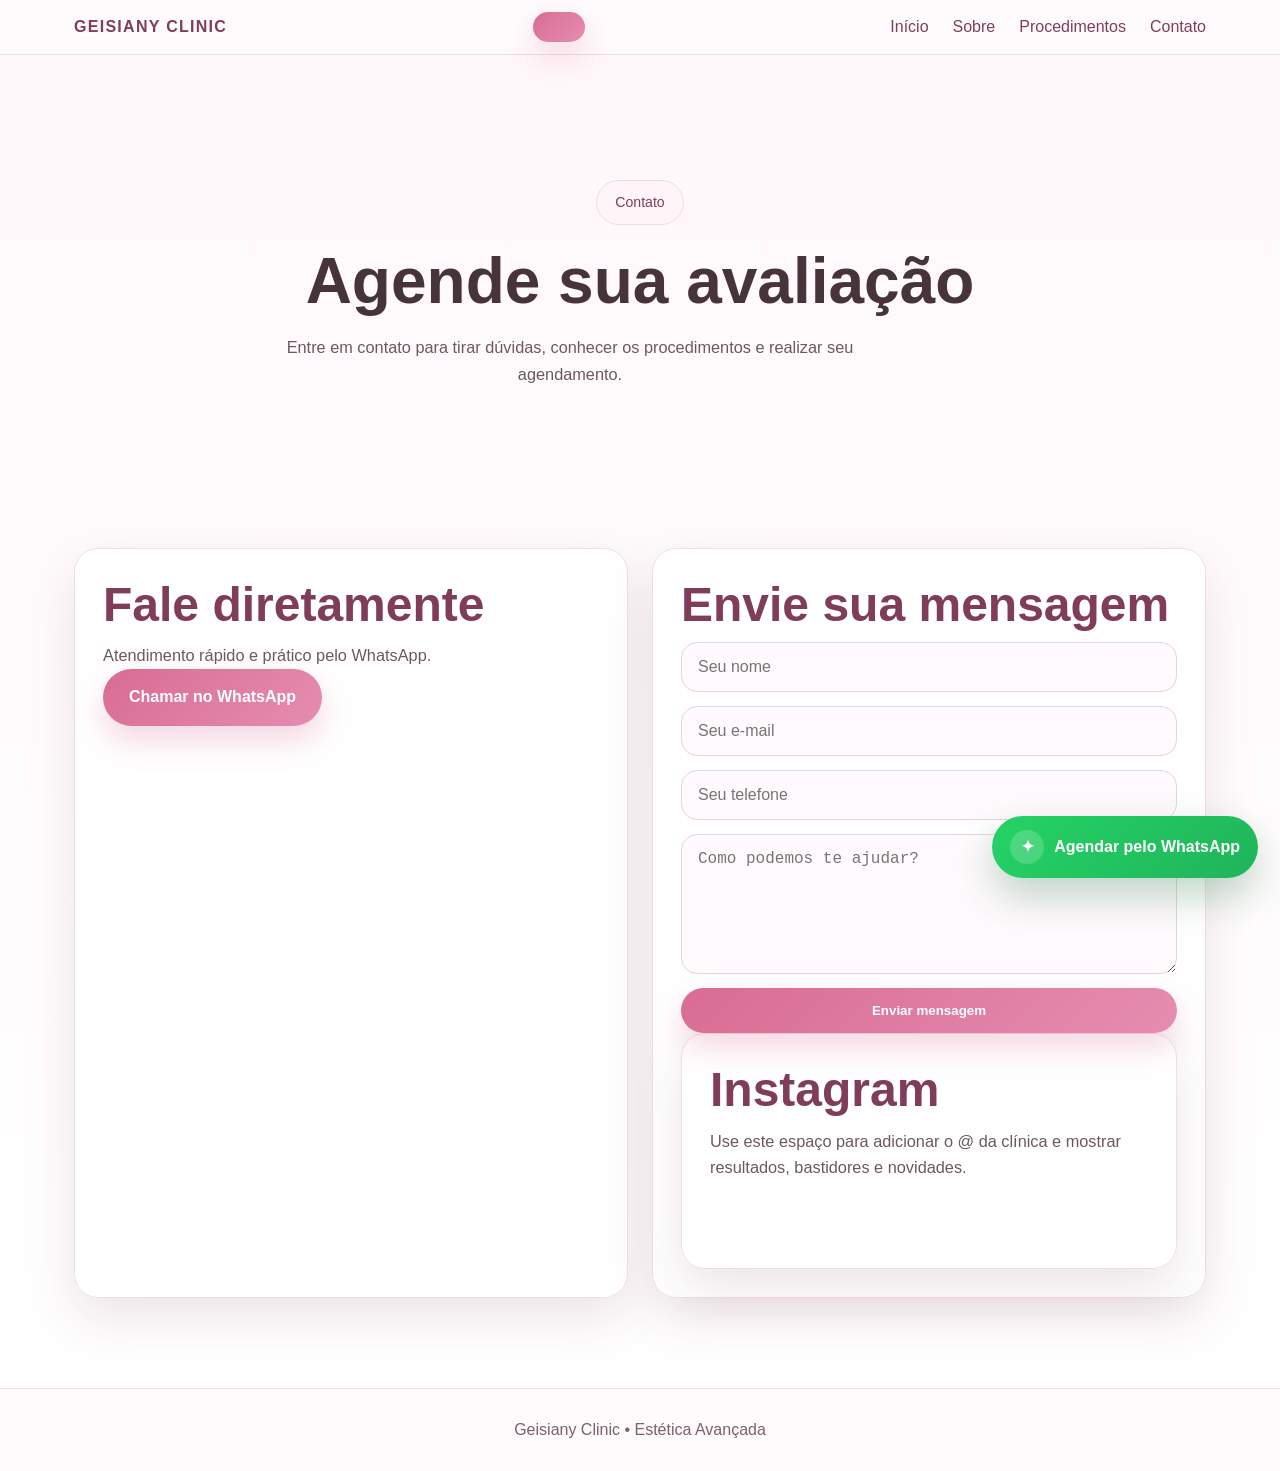
<file: contato.html>
<!DOCTYPE html>
<html lang="pt-BR">
<head>
  <meta charset="UTF-8" />
  <meta name="viewport" content="width=device-width, initial-scale=1.0" />
  <title>Contato | Geisiany Clinic</title>
  <link rel="stylesheet" href="style.css" />
</head>
<body>
  <header class="navbar solid">
    <div class="nav-wrapper">
      <a class="brand dark" href="index.html">Geisiany Clinic</a>
      <button class="menu-toggle" type="button" aria-label="Abrir menu" aria-expanded="false" onclick="document.body.classList.toggle('menu-open'); this.setAttribute('aria-expanded', document.body.classList.contains('menu-open') ? 'true' : 'false');">
        <span></span><span></span><span></span>
      </button>
      <nav class="dark-nav mobile-nav">
        <a href="index.html">Início</a>
        <a href="sobre.html">Sobre</a>
        <a href="servicos.html">Procedimentos</a>
        <a href="contato.html">Contato</a>
      </nav>
    </div>
  </header>

  <main class="page-shell">
    <section class="section page-hero">
      <div class="section-header">
        <span class="mini-tag">Contato</span>
        <h1>Agende sua avaliação</h1>
        <p>
          Entre em contato para tirar dúvidas, conhecer os procedimentos e
          realizar seu agendamento.
        </p>
      </div>
    </section>

    <section class="section contact-grid">
      <div class="soft-card">
        <h2>Fale diretamente</h2>
        <p>Atendimento rápido e prático pelo WhatsApp.</p>
        <a href="https://wa.me/5537920007691?text=Olá,%20gostaria%20de%20agendar%20uma%20avaliação." target="_blank" rel="noopener" class="btn btn-primary">Chamar no WhatsApp</a>
      </div>

      <div class="soft-card">
        <h2>Envie sua mensagem</h2>
        <form>
          <input type="text" placeholder="Seu nome" required />
          <input type="email" placeholder="Seu e-mail" required />
          <input type="tel" placeholder="Seu telefone" />
          <textarea placeholder="Como podemos te ajudar?"></textarea>
          <button type="submit">Enviar mensagem</button>
        </form>
            <div class="soft-card">
        <h2>Instagram</h2>
        <p>Use este espaço para adicionar o @ da clínica e mostrar resultados, bastidores e novidades.</p>
        <a href="#" class="btn btn-secondary btn-dark">Adicionar Instagram</a>
      </div>
    </section>
  </main>

  <footer class="footer">
    <p>Geisiany Clinic • Estética Avançada</p>
  </footer>

  <a
    href="https://wa.me/5537920007691?text=Olá,%20gostaria%20de%20agendar%20uma%20avaliação."
    class="whatsapp-float"
    target="_blank"
    rel="noopener"
    aria-label="Falar no WhatsApp"
    title="Falar no WhatsApp"
  >
    <span class="wa-icon">✦</span>
    <span class="wa-text">Agendar pelo WhatsApp</span>
  </a>

  <script>
    document.querySelectorAll('.mobile-nav a').forEach(function(link) {
      link.addEventListener('click', function() {
        document.body.classList.remove('menu-open');
        var btn = document.querySelector('.menu-toggle');
        if (btn) btn.setAttribute('aria-expanded', 'false');
      });
    });
  </script>
</body>
</html>
</file>
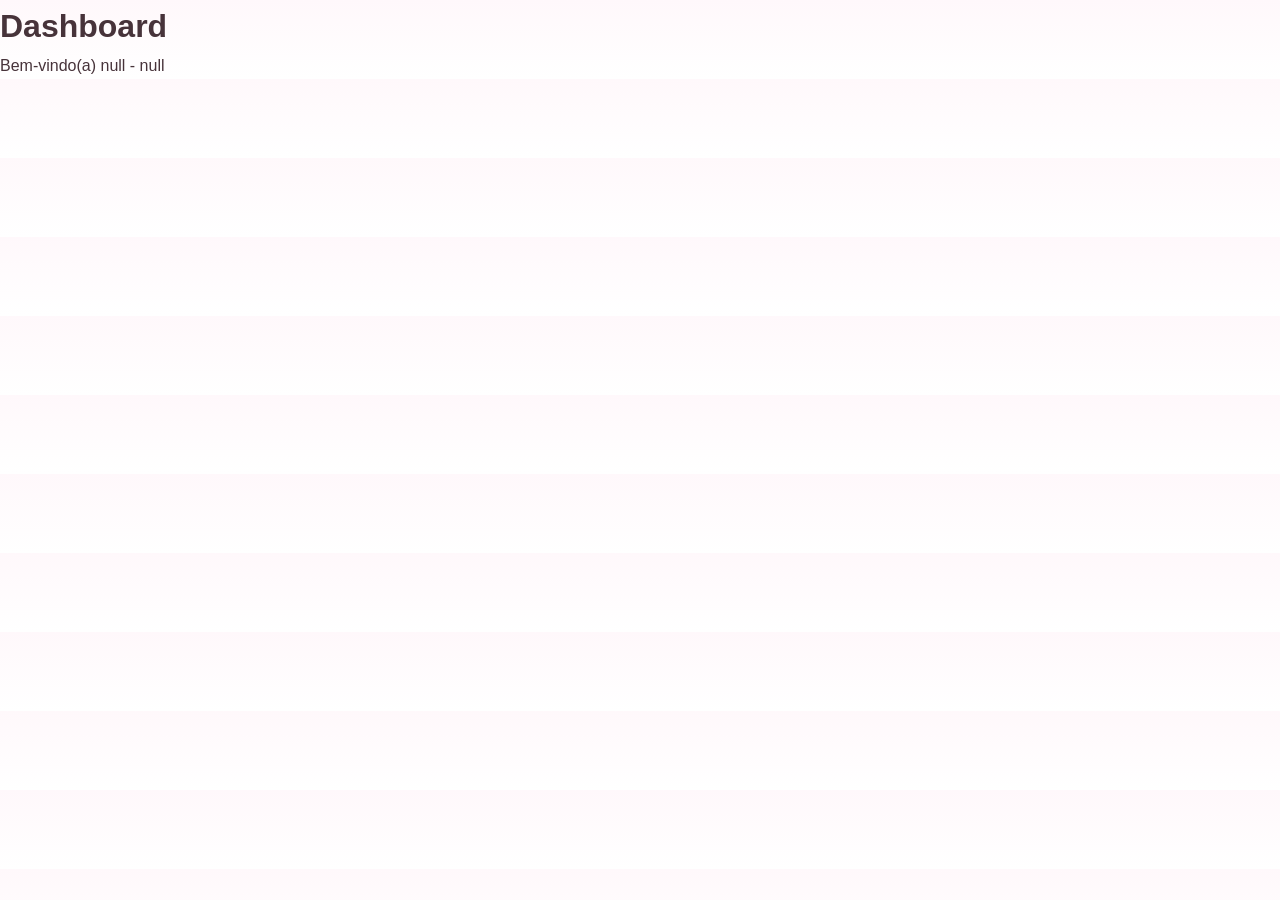
<file: dashboard.html>
<!DOCTYPE html>
<html lang="pt-BR">
<head>
<meta charset="UTF-8">
<meta name="viewport" content="width=device-width, initial-scale=1.0">
<title>Dashboard</title>
<link rel="stylesheet" href="style.css">
</head>
<body>
<div class="container">
<h1>Dashboard</h1>
<p id="user-info"></p>
</div>
<script>
const nome = localStorage.getItem('profissionalNome');
const especialidade = localStorage.getItem('profissionalEspecialidade');
document.getElementById('user-info').textContent = `Bem-vindo(a) ${nome} - ${especialidade}`;
</script>
</body>
</html>
</file>
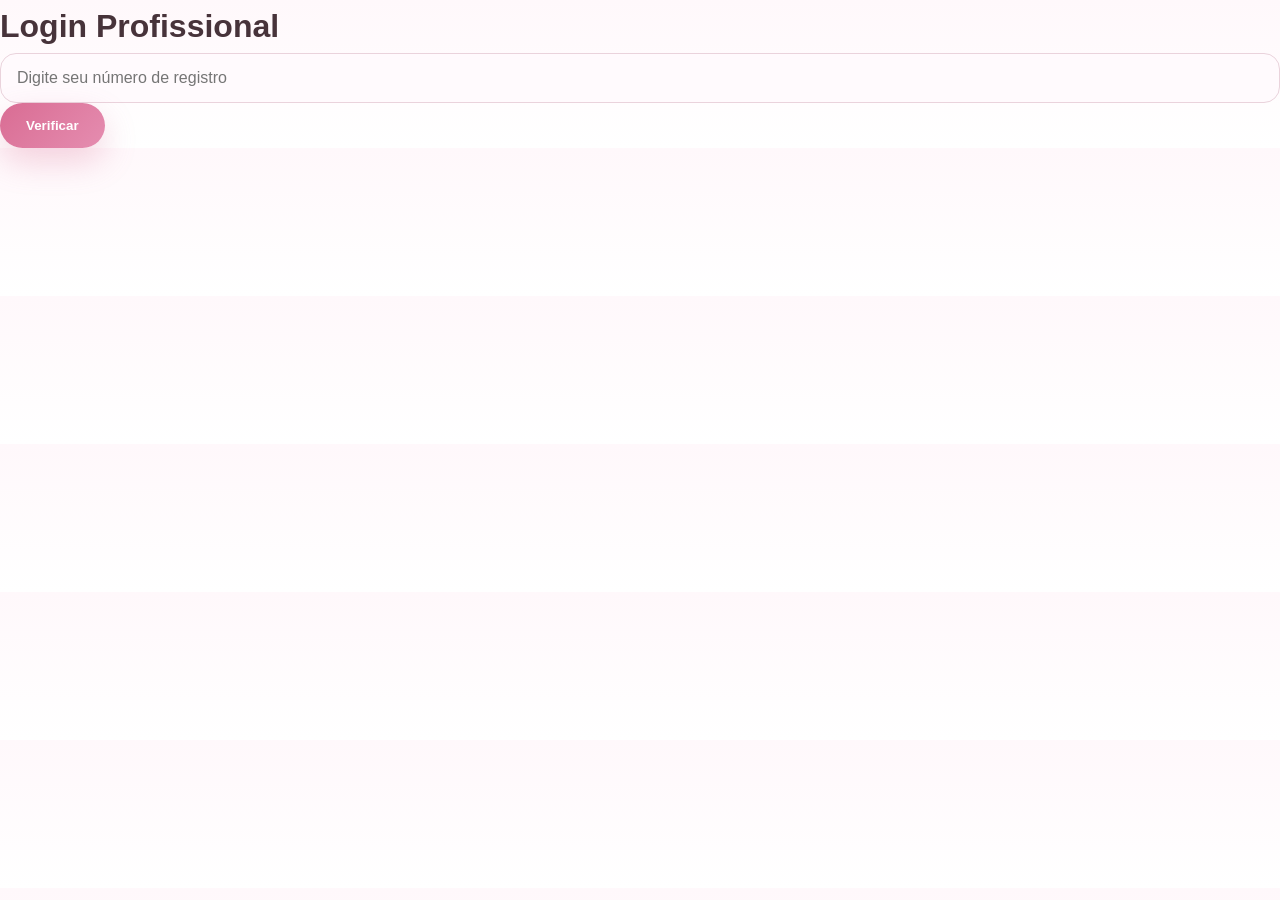
<file: login.html>
<!DOCTYPE html>
<html lang="pt-BR">
<head>
<meta charset="UTF-8">
<meta name="viewport" content="width=device-width, initial-scale=1.0">
<title>Login Profissional</title>
<link rel="stylesheet" href="style.css">
</head>
<body>
<div class="container">
<h1>Login Profissional</h1>
<input type="text" id="reg-num" placeholder="Digite seu número de registro">
<button onclick="buscarProfissional()">Verificar</button>
<div id="prof-info"></div>
<button id="enter-btn" onclick="entrar()" style="display:none;">Entrar</button>
</div>
<script>
const profissionais = [
  { reg: '12345', nome: 'Dr. Ana Souza', especialidade: 'Cardiologia' },
  { reg: '23456', nome: 'Dr. Bruno Lima', especialidade: 'Dermatologia' },
  { reg: '34567', nome: 'Dra. Carla Mendes', especialidade: 'Pediatria' },
  { reg: '45678', nome: 'Dr. Diego Torres', especialidade: 'Ortopedia' },
  { reg: '56789', nome: 'Dra. Elisa Santos', especialidade: 'Ginecologia' }
];
function buscarProfissional() {
  const reg = document.getElementById('reg-num').value.trim();
  const prof = profissionais.find(p => p.reg === reg);
  const infoDiv = document.getElementById('prof-info');
  const enterBtn = document.getElementById('enter-btn');
  if(prof){
    infoDiv.textContent = `Olá, ${prof.nome} - ${prof.especialidade}`;
    enterBtn.style.display = 'inline-block';
    localStorage.setItem('profissionalNome', prof.nome);
    localStorage.setItem('profissionalEspecialidade', prof.especialidade);
  } else {
    infoDiv.textContent = 'Número de registro não encontrado.';
    enterBtn.style.display = 'none';
  }
}
function entrar(){ window.location.href='dashboard.html'; }
</script>
</body>
</html>
</file>
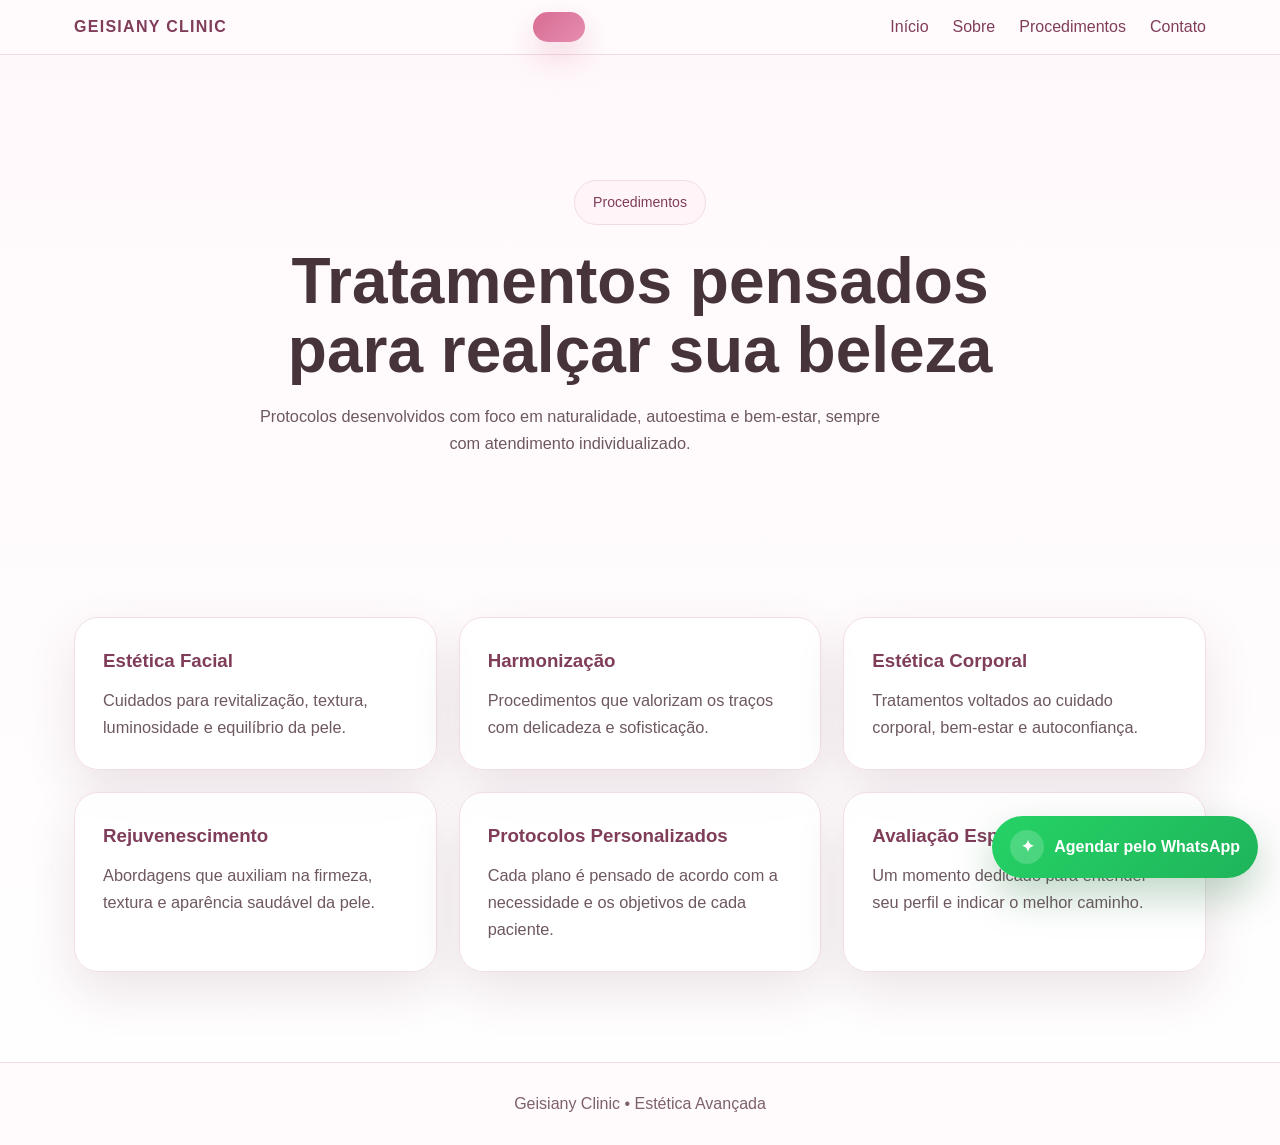
<file: servicos.html>
<!DOCTYPE html>
<html lang="pt-BR">
<head>
  <meta charset="UTF-8" />
  <meta name="viewport" content="width=device-width, initial-scale=1.0" />
  <title>Procedimentos | Geisiany Clinic</title>
  <link rel="stylesheet" href="style.css" />
</head>
<body>
  <header class="navbar solid">
    <div class="nav-wrapper">
      <a class="brand dark" href="index.html">Geisiany Clinic</a>
      <button class="menu-toggle" type="button" aria-label="Abrir menu" aria-expanded="false" onclick="document.body.classList.toggle('menu-open'); this.setAttribute('aria-expanded', document.body.classList.contains('menu-open') ? 'true' : 'false');">
        <span></span><span></span><span></span>
      </button>
      <nav class="dark-nav mobile-nav">
        <a href="index.html">Início</a>
        <a href="sobre.html">Sobre</a>
        <a href="servicos.html">Procedimentos</a>
        <a href="contato.html">Contato</a>
      </nav>
    </div>
  </header>

  <main class="page-shell">
    <section class="section page-hero">
      <div class="section-header">
        <span class="mini-tag">Procedimentos</span>
        <h1>Tratamentos pensados para realçar sua beleza</h1>
        <p>
          Protocolos desenvolvidos com foco em naturalidade, autoestima e
          bem-estar, sempre com atendimento individualizado.
        </p>
      </div>
    </section>

    <section class="section">
      <div class="cards">
        <article class="card">
          <h3>Estética Facial</h3>
          <p>Cuidados para revitalização, textura, luminosidade e equilíbrio da pele.</p>
        </article>
        <article class="card">
          <h3>Harmonização</h3>
          <p>Procedimentos que valorizam os traços com delicadeza e sofisticação.</p>
        </article>
        <article class="card">
          <h3>Estética Corporal</h3>
          <p>Tratamentos voltados ao cuidado corporal, bem-estar e autoconfiança.</p>
        </article>
        <article class="card">
          <h3>Rejuvenescimento</h3>
          <p>Abordagens que auxiliam na firmeza, textura e aparência saudável da pele.</p>
        </article>
        <article class="card">
          <h3>Protocolos Personalizados</h3>
          <p>Cada plano é pensado de acordo com a necessidade e os objetivos de cada paciente.</p>
        </article>
        <article class="card">
          <h3>Avaliação Especializada</h3>
          <p>Um momento dedicado para entender seu perfil e indicar o melhor caminho.</p>
        </article>
      </div>
    </section>
  </main>

  <footer class="footer">
    <p>Geisiany Clinic • Estética Avançada</p>
  </footer>

  <a
    href="https://wa.me/5537920007691?text=Olá,%20gostaria%20de%20agendar%20uma%20avaliação."
    class="whatsapp-float"
    target="_blank"
    rel="noopener"
    aria-label="Falar no WhatsApp"
    title="Falar no WhatsApp"
  >
    <span class="wa-icon">✦</span>
    <span class="wa-text">Agendar pelo WhatsApp</span>
  </a>

  <script>
    document.querySelectorAll('.mobile-nav a').forEach(function(link) {
      link.addEventListener('click', function() {
        document.body.classList.remove('menu-open');
        var btn = document.querySelector('.menu-toggle');
        if (btn) btn.setAttribute('aria-expanded', 'false');
      });
    });
  </script>
</body>
</html>
</file>
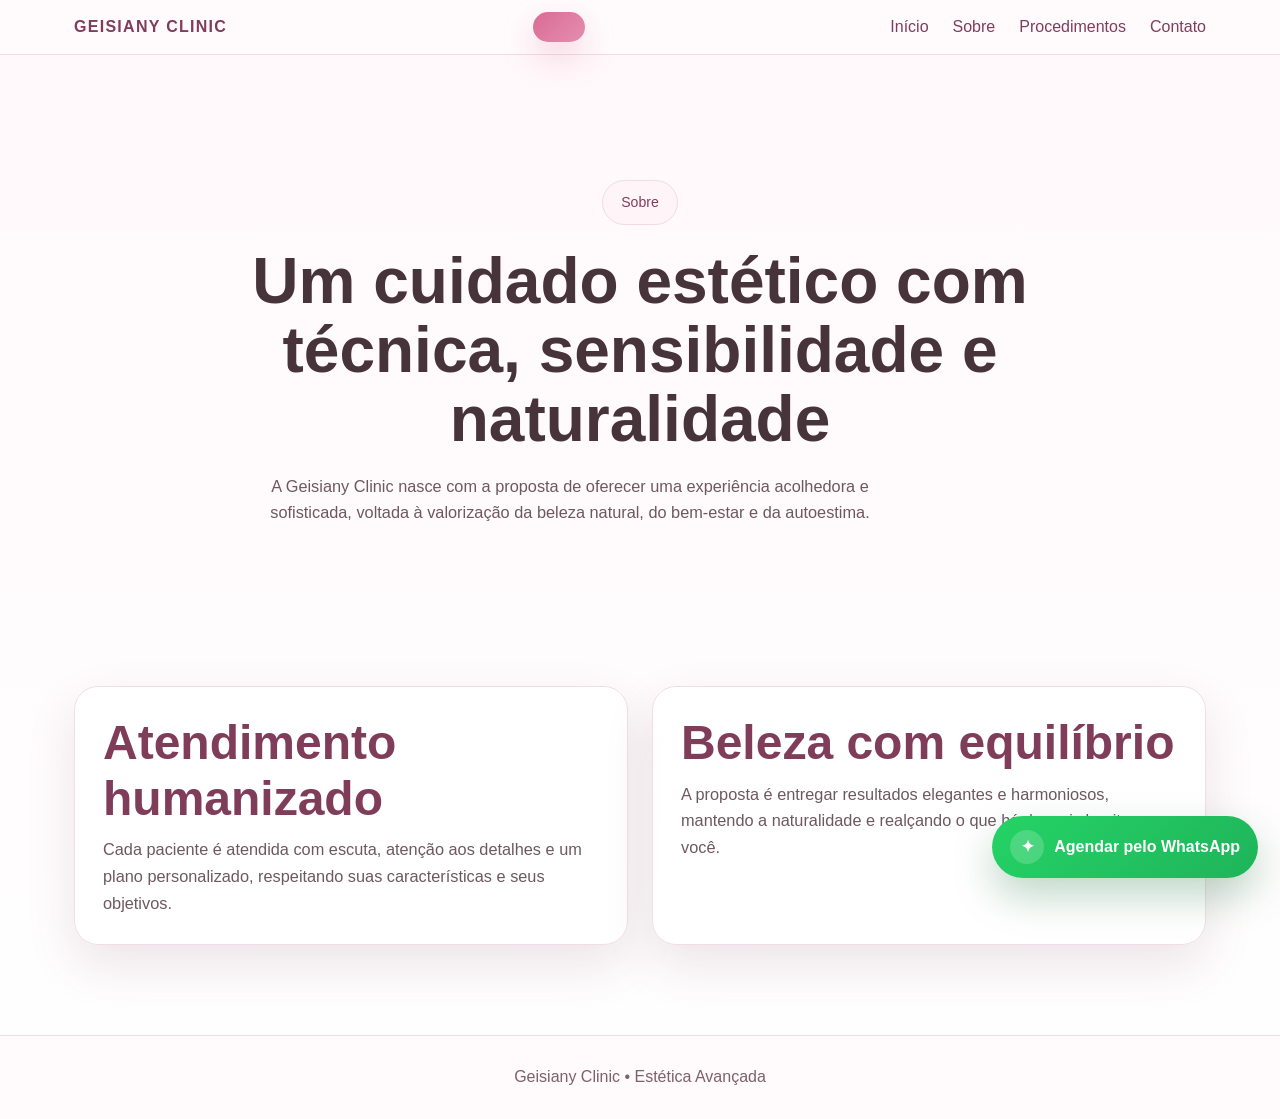
<file: sobre.html>
<!DOCTYPE html>
<html lang="pt-BR">
<head>
  <meta charset="UTF-8" />
  <meta name="viewport" content="width=device-width, initial-scale=1.0" />
  <title>Sobre | Geisiany Clinic</title>
  <link rel="stylesheet" href="style.css" />
</head>
<body>
  <header class="navbar solid">
    <div class="nav-wrapper">
      <a class="brand dark" href="index.html">Geisiany Clinic</a>
      <button class="menu-toggle" type="button" aria-label="Abrir menu" aria-expanded="false" onclick="document.body.classList.toggle('menu-open'); this.setAttribute('aria-expanded', document.body.classList.contains('menu-open') ? 'true' : 'false');">
        <span></span><span></span><span></span>
      </button>
      <nav class="dark-nav mobile-nav">
        <a href="index.html">Início</a>
        <a href="sobre.html">Sobre</a>
        <a href="servicos.html">Procedimentos</a>
        <a href="contato.html">Contato</a>
      </nav>
    </div>
  </header>

  <main class="page-shell">
    <section class="section page-hero">
      <div class="section-header">
        <span class="mini-tag">Sobre</span>
        <h1>Um cuidado estético com técnica, sensibilidade e naturalidade</h1>
        <p>
          A Geisiany Clinic nasce com a proposta de oferecer uma experiência
          acolhedora e sofisticada, voltada à valorização da beleza natural, do
          bem-estar e da autoestima.
        </p>
      </div>
    </section>

    <section class="section two-columns">
      <div class="soft-card">
        <h2>Atendimento humanizado</h2>
        <p>
          Cada paciente é atendida com escuta, atenção aos detalhes e um plano
          personalizado, respeitando suas características e seus objetivos.
        </p>
      </div>
      <div class="soft-card">
        <h2>Beleza com equilíbrio</h2>
        <p>
          A proposta é entregar resultados elegantes e harmoniosos, mantendo a
          naturalidade e realçando o que há de mais bonito em você.
        </p>
      </div>
    </section>
  </main>

  <footer class="footer">
    <p>Geisiany Clinic • Estética Avançada</p>
  </footer>

  <a
    href="https://wa.me/5537920007691?text=Olá,%20gostaria%20de%20agendar%20uma%20avaliação."
    class="whatsapp-float"
    target="_blank"
    rel="noopener"
    aria-label="Falar no WhatsApp"
    title="Falar no WhatsApp"
  >
    <span class="wa-icon">✦</span>
    <span class="wa-text">Agendar pelo WhatsApp</span>
  </a>

  <script>
    document.querySelectorAll('.mobile-nav a').forEach(function(link) {
      link.addEventListener('click', function() {
        document.body.classList.remove('menu-open');
        var btn = document.querySelector('.menu-toggle');
        if (btn) btn.setAttribute('aria-expanded', 'false');
      });
    });
  </script>
</body>
</html>
</file>
<file: style.css>
:root {
  --rosa-principal: #d96c93;
  --rosa-claro: #f7d9e4;
  --rosa-suave: #fff4f8;
  --rosa-quente: #c35680;
  --vinho: #7f3d5a;
  --texto: #47333a;
  --branco: #ffffff;
  --nude: #f8eef2;
  --sombra: 0 20px 50px rgba(95, 43, 65, 0.12);
  --radius: 24px;
}

* {
  margin: 0;
  padding: 0;
  box-sizing: border-box;
}

html {
  scroll-behavior: smooth;
}

body {
  font-family: "Segoe UI", Arial, sans-serif;
  color: var(--texto);
  background: linear-gradient(to bottom, #fff8fb, #ffffff);
  line-height: 1.65;
}

a {
  text-decoration: none;
}

.navbar {
  position: fixed;
  top: 0;
  width: 100%;
  z-index: 1000;
  background: rgba(255, 247, 250, 0.14);
  backdrop-filter: blur(14px);
  border-bottom: 1px solid rgba(255, 255, 255, 0.16);
}

.navbar.solid {
  background: rgba(255, 251, 252, 0.96);
  border-bottom: 1px solid #f1dbe4;
}

.nav-wrapper {
  max-width: 1180px;
  margin: 0 auto;
  padding: 12px 24px;
  display: flex;
  align-items: center;
  justify-content: space-between;
  gap: 20px;
}

.brand {
  color: var(--branco);
  font-weight: 700;
  letter-spacing: 0.08em;
  text-transform: uppercase;
  font-size: 1rem;
}

.brand.dark {
  color: var(--vinho);
}

.navbar nav {
  display: flex;
  gap: 24px;
  flex-wrap: wrap;
}

.navbar nav a {
  color: var(--branco);
  font-weight: 500;
  transition: 0.25s ease;
}

.dark-nav a {
  color: var(--vinho) !important;
}

.navbar nav a:hover {
  color: var(--rosa-claro);
}

.dark-nav a:hover {
  color: var(--rosa-quente) !important;
}

.hero {
  position: relative;
  min-height: 100vh;
  background-image: url('img/Veronica.jpeg');
  background-size: cover;
  background-position: right 18%;
  background-repeat: no-repeat;
  display: flex;
  align-items: center;
  padding: 150px 24px 60px;
}

.overlay {
  position: absolute;
  inset: 0;
  background:
    linear-gradient(
      to right,
      rgba(58, 23, 37, 0.78) 0%,
      rgba(58, 23, 37, 0.55) 35%,
      rgba(58, 23, 37, 0.18) 70%,
      rgba(58, 23, 37, 0.06) 100%
    );
}

.hero-content {
  position: relative;
  z-index: 2;
  max-width: 760px;
  color: var(--branco);
}

.tag,
.mini-tag {
  display: inline-block;
  padding: 10px 18px;
  border-radius: 999px;
  margin-bottom: 22px;
  font-size: 0.88rem;
  backdrop-filter: blur(8px);
}

.tag {
  background: rgba(255, 255, 255, 0.15);
  border: 1px solid rgba(255, 255, 255, 0.2);
  color: var(--branco);
}

.mini-tag {
  background: var(--rosa-suave);
  border: 1px solid #f1dbe4;
  color: var(--vinho);
}

.hero h1,
.page-hero h1 {
  font-size: clamp(2.4rem, 5vw, 4.7rem);
  line-height: 1.08;
  margin-bottom: 18px;
}

.hero p,
.page-hero p {
  font-size: 1.08rem;
  max-width: 640px;
  margin-bottom: 30px;
}

.hero p {
  color: rgba(255, 255, 255, 0.92);
}

.hero-buttons {
  display: flex;
  gap: 14px;
  flex-wrap: wrap;
}

.btn,
button {
  display: inline-flex;
  align-items: center;
  justify-content: center;
  border: none;
  border-radius: 999px;
  padding: 15px 26px;
  font-weight: 600;
  cursor: pointer;
  transition: 0.28s ease;
}

.btn-primary,
button {
  background: linear-gradient(135deg, var(--rosa-principal), #e58db0);
  color: var(--branco);
  box-shadow: 0 14px 32px rgba(217, 108, 147, 0.28);
}

.btn-primary:hover,
button:hover {
  transform: translateY(-2px);
  filter: brightness(1.03);
}

.btn-secondary {
  color: var(--branco);
  background: rgba(255, 255, 255, 0.14);
  border: 1px solid rgba(255, 255, 255, 0.26);
  backdrop-filter: blur(8px);
}

.btn-secondary:hover {
  background: rgba(255, 255, 255, 0.22);
}

.page-shell {
  padding-top: 90px;
}

.section {
  max-width: 1180px;
  margin: 0 auto;
  padding: 90px 24px;
}

.page-hero {
  padding-bottom: 24px;
}

.section-header {
  text-align: center;
  max-width: 780px;
  margin: 0 auto 46px;
}

.section h2 {
  font-size: clamp(2rem, 4vw, 3rem);
  line-height: 1.15;
  margin-bottom: 14px;
  color: #4d2635;
}

.section p {
  color: #6e5860;
  font-size: 1.02rem;
}

.cards {
  display: grid;
  grid-template-columns: repeat(3, 1fr);
  gap: 22px;
}

.card,
.soft-card {
  background: rgba(255, 255, 255, 0.9);
  border: 1px solid #f2dde6;
  border-radius: var(--radius);
  padding: 28px;
  box-shadow: var(--sombra);
  transition: 0.28s ease;
}

.card:hover,
.soft-card:hover {
  transform: translateY(-6px);
}

.card h3,
.soft-card h2 {
  color: var(--vinho);
  margin-bottom: 10px;
}

.highlight {
  padding-top: 10px;
}

.highlight-box {
  display: flex;
  justify-content: space-between;
  align-items: center;
  gap: 24px;
  background: linear-gradient(135deg, #fff1f6, #ffffff);
  border: 1px solid #f1dbe3;
  border-radius: 30px;
  padding: 36px;
  box-shadow: var(--sombra);
}

.two-columns,
.contact-grid {
  display: grid;
  grid-template-columns: repeat(2, 1fr);
  gap: 24px;
}

form {
  display: grid;
  gap: 14px;
}

input,
textarea {
  width: 100%;
  padding: 15px 16px;
  border-radius: 16px;
  border: 1px solid #ead3dc;
  background: #fffafd;
  outline: none;
  font-size: 1rem;
  color: var(--texto);
}

input:focus,
textarea:focus {
  border-color: var(--rosa-principal);
  box-shadow: 0 0 0 4px rgba(217, 108, 147, 0.12);
}

textarea {
  min-height: 140px;
  resize: vertical;
}

.footer {
  text-align: center;
  padding: 28px 20px;
  color: #7d616b;
  border-top: 1px solid #f2dde5;
  background: #fffafc;
}

.whatsapp-float {
  position: fixed;
  right: 22px;
  bottom: 22px;
  z-index: 1100;
  display: inline-flex;
  align-items: center;
  gap: 10px;
  padding: 14px 18px;
  border-radius: 999px;
  background: linear-gradient(135deg, #25d366, #1fb45a);
  color: #ffffff;
  box-shadow: 0 18px 40px rgba(24, 110, 53, 0.28);
  font-weight: 700;
  transition: 0.28s ease;
}

.whatsapp-float:hover {
  transform: translateY(-3px) scale(1.01);
}

.wa-icon {
  width: 34px;
  height: 34px;
  border-radius: 50%;
  display: inline-flex;
  align-items: center;
  justify-content: center;
  background: rgba(255, 255, 255, 0.18);
  font-size: 1rem;
}

.wa-text {
  white-space: nowrap;
}

@media (max-width: 960px) {
  .cards,
  .two-columns,
  .contact-grid {
    grid-template-columns: 1fr;
  }

  .highlight-box {
    flex-direction: column;
    align-items: flex-start;
  }

  .nav-wrapper {
    flex-direction: column;
  }

  .hero {
    justify-content: center;
  }

  .hero-content {
    text-align: center;
    margin: 0 auto;
  }

  .hero p {
    margin-left: auto;
    margin-right: auto;
  }

  .hero-buttons {
    justify-content: center;
  }
}

@media (max-width: 640px) {
  .navbar nav {
    justify-content: center;
    gap: 14px;
  }

  .section {
    padding: 70px 18px;
  }

  .whatsapp-float {
    right: 14px;
    bottom: 14px;
    padding: 12px 14px;
  }

  .wa-text {
    display: none;
  }
}

.hero-content { max-width: 560px; }


/* Mobile refinements */
@media (max-width: 768px) {
  .nav-wrapper {
    padding: 14px 16px;
    gap: 10px;
  }

  .brand,
  .brand.dark {
    font-size: 0.92rem;
    letter-spacing: 0.06em;
    text-align: center;
  }

  .navbar nav {
    width: 100%;
    justify-content: center;
    gap: 10px 14px;
  }

  .navbar nav a {
    font-size: 0.92rem;
  }

  .hero {
    min-height: 100svh;
    padding: 128px 18px 36px;
    background-position: 76% center;
    align-items: center;
  }

  .overlay {
    background:
      linear-gradient(
        to bottom,
        rgba(58, 23, 37, 0.70) 0%,
        rgba(58, 23, 37, 0.56) 42%,
        rgba(58, 23, 37, 0.34) 100%
      );
  }

  .hero-content {
    max-width: 100%;
    text-align: center;
    margin: 0 auto;
  }

  .tag {
    font-size: 0.78rem;
    padding: 8px 14px;
    margin-bottom: 16px;
  }

  .hero h1 {
    font-size: 2rem;
    line-height: 1.12;
    margin-bottom: 14px;
  }

  .hero p {
    font-size: 0.98rem;
    line-height: 1.55;
    max-width: 100%;
    margin-bottom: 22px;
  }

  .hero-buttons {
    width: 100%;
    flex-direction: column;
    gap: 10px;
  }

  .hero-buttons .btn {
    width: 100%;
    min-height: 52px;
    padding: 14px 18px;
  }

  .section {
    padding: 56px 16px;
  }

  .page-shell {
    padding-top: 82px;
  }

  .page-hero {
    padding-bottom: 10px;
  }

  .section-header {
    margin-bottom: 30px;
  }

  .section h2,
  .page-hero h1 {
    font-size: 1.75rem;
    line-height: 1.18;
  }

  .section p,
  .page-hero p,
  .card p,
  .soft-card p {
    font-size: 0.96rem;
  }

  .card,
  .soft-card {
    padding: 22px 18px;
    border-radius: 20px;
  }

  .highlight-box {
    padding: 24px 18px;
    border-radius: 24px;
  }

  form {
    gap: 12px;
  }

  input,
  textarea {
    font-size: 16px;
    padding: 14px 14px;
    border-radius: 14px;
  }

  .btn,
  button {
    min-height: 50px;
  }

  .whatsapp-float {
    right: 12px;
    bottom: 12px;
    padding: 12px 14px;
    border-radius: 999px;
  }

  .wa-icon {
    width: 30px;
    height: 30px;
  }

  .wa-text {
    display: none;
  }
}

@media (max-width: 420px) {
  .hero {
    padding-top: 122px;
    background-position: 80% center;
  }

  .hero h1 {
    font-size: 1.8rem;
  }

  .hero p {
    font-size: 0.93rem;
  }

  .navbar nav a {
    font-size: 0.88rem;
  }

  .section h2,
  .page-hero h1 {
    font-size: 1.55rem;
  }

  .tag,
  .mini-tag {
    font-size: 0.74rem;
  }
}
</file>
